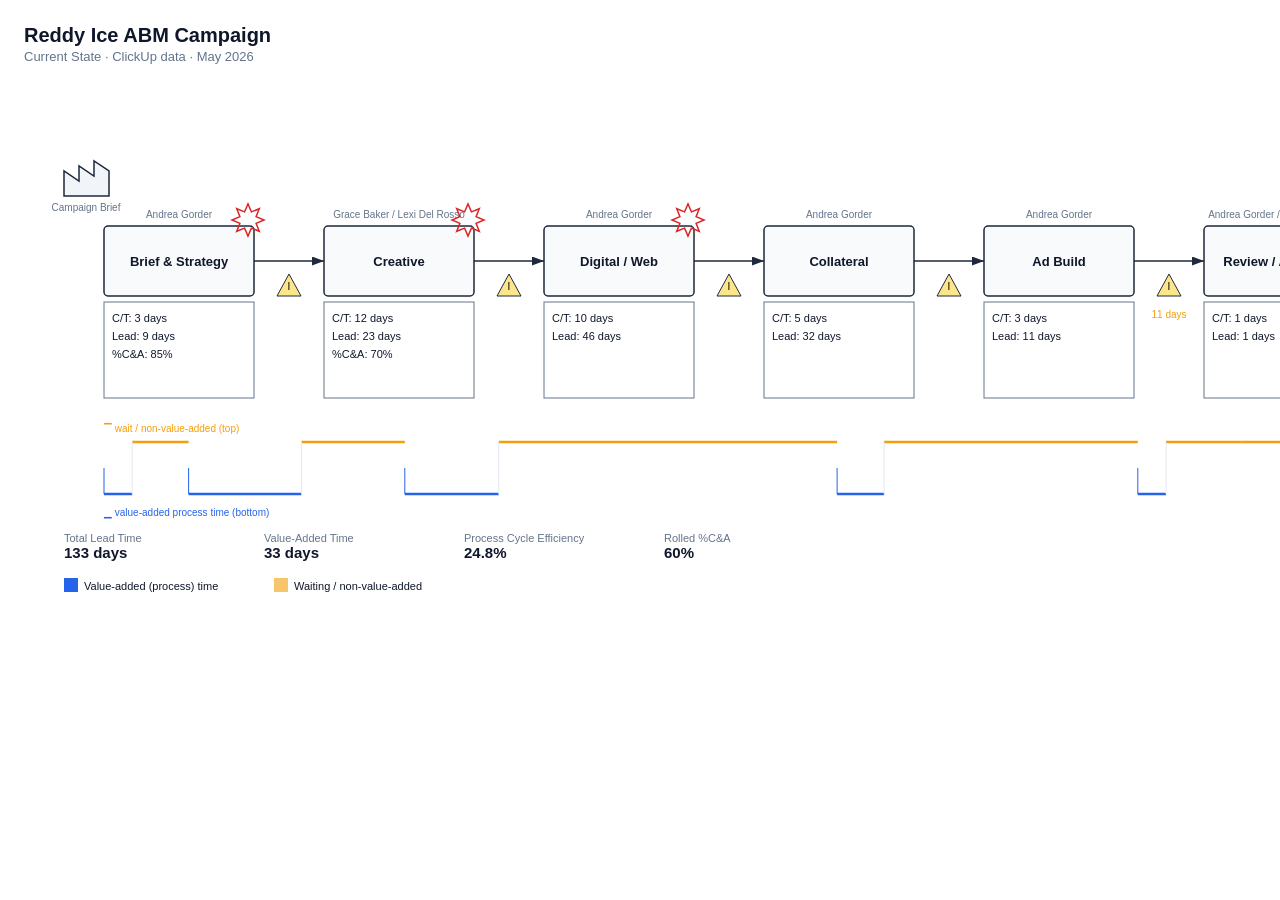
<file: reddy-ice-vsm-classic.html>
<!doctype html>
<html><head><meta charset="utf-8"><title>Reddy Ice ABM Campaign</title>
<style>
  body { margin:0; font-family: -apple-system, Segoe UI, Roboto, Helvetica, Arial, sans-serif;
         background:#ffffff; color:#0f172a; }
  .wrap { padding:24px; overflow-x:auto; }
  h1 { font-size:20px; margin:0 0 2px; }
  .sub { color:#64748b; font-size:13px; margin:0 0 12px; }
  svg { background:#ffffff; }
</style></head>
<body><div class="wrap">
  <h1>Reddy Ice ABM Campaign</h1>
  <p class="sub">Current State · ClickUp data · May 2026</p>
  <svg viewBox="0 0 1450 542" width="1450" height="542" xmlns="http://www.w3.org/2000/svg">
  <defs><marker id="arrow" markerWidth="10" markerHeight="10" refX="8" refY="3" orient="auto" markerUnits="strokeWidth"><path d="M0,0 L8,3 L0,6 Z" fill="#1e293b"/></marker></defs>
  <path d="M40 120 L40 95 L55 105 L55 90 L70 100 L70 85 L85 95 L85 120 Z" fill="#f1f5f9" stroke="#1e293b" stroke-width="1.5"/><text x="62" y="135" text-anchor="middle" font-size="10" fill="#64748b">Campaign Brief</text>
<rect x="80" y="150" width="150" height="70" rx="4" fill="#f8fafc" stroke="#1e293b" stroke-width="1.5"/>
<text x="155.0" y="190.0" text-anchor="middle" font-size="13" font-weight="600" fill="#0f172a">Brief &amp; Strategy</text>
<text x="155.0" y="142" text-anchor="middle" font-size="10" fill="#64748b">Andrea Gorder</text>
<rect x="80" y="226" width="150" height="96" fill="#ffffff" stroke="#64748b" stroke-width="1"/>
<text x="88" y="246" font-size="11" fill="#0f172a">C/T: 3 days</text>
<text x="88" y="264" font-size="11" fill="#0f172a">Lead: 9 days</text>
<text x="88" y="282" font-size="11" fill="#0f172a">%C&amp;A: 85%</text>
<polygon points="240.0,144.0 232.1,147.4 235.3,155.3 227.4,152.1 224.0,160.0 220.6,152.1 212.7,155.3 215.9,147.4 208.0,144.0 215.9,140.6 212.7,132.7 220.6,135.9 224.0,128.0 227.4,135.9 235.3,132.7 232.1,140.6" fill="none" stroke="#dc2626" stroke-width="1.5"/>
<polygon points="253.0,220 277.0,220 265.0,198" fill="#fde68a" stroke="#1e293b" stroke-width="1"/>
<text x="265.0" y="214" text-anchor="middle" font-size="10">I</text>
<line x1="230" y1="185.0" x2="300" y2="185.0" stroke="#1e293b" stroke-width="1.5" marker-end="url(#arrow)"/>
<rect x="300" y="150" width="150" height="70" rx="4" fill="#f8fafc" stroke="#1e293b" stroke-width="1.5"/>
<text x="375.0" y="190.0" text-anchor="middle" font-size="13" font-weight="600" fill="#0f172a">Creative</text>
<text x="375.0" y="142" text-anchor="middle" font-size="10" fill="#64748b">Grace Baker / Lexi Del Rosso</text>
<rect x="300" y="226" width="150" height="96" fill="#ffffff" stroke="#64748b" stroke-width="1"/>
<text x="308" y="246" font-size="11" fill="#0f172a">C/T: 12 days</text>
<text x="308" y="264" font-size="11" fill="#0f172a">Lead: 23 days</text>
<text x="308" y="282" font-size="11" fill="#0f172a">%C&amp;A: 70%</text>
<polygon points="460.0,144.0 452.1,147.4 455.3,155.3 447.4,152.1 444.0,160.0 440.6,152.1 432.7,155.3 435.9,147.4 428.0,144.0 435.9,140.6 432.7,132.7 440.6,135.9 444.0,128.0 447.4,135.9 455.3,132.7 452.1,140.6" fill="none" stroke="#dc2626" stroke-width="1.5"/>
<polygon points="473.0,220 497.0,220 485.0,198" fill="#fde68a" stroke="#1e293b" stroke-width="1"/>
<text x="485.0" y="214" text-anchor="middle" font-size="10">I</text>
<line x1="450" y1="185.0" x2="520" y2="185.0" stroke="#1e293b" stroke-width="1.5" marker-end="url(#arrow)"/>
<rect x="520" y="150" width="150" height="70" rx="4" fill="#f8fafc" stroke="#1e293b" stroke-width="1.5"/>
<text x="595.0" y="190.0" text-anchor="middle" font-size="13" font-weight="600" fill="#0f172a">Digital / Web</text>
<text x="595.0" y="142" text-anchor="middle" font-size="10" fill="#64748b">Andrea Gorder</text>
<rect x="520" y="226" width="150" height="96" fill="#ffffff" stroke="#64748b" stroke-width="1"/>
<text x="528" y="246" font-size="11" fill="#0f172a">C/T: 10 days</text>
<text x="528" y="264" font-size="11" fill="#0f172a">Lead: 46 days</text>
<polygon points="680.0,144.0 672.1,147.4 675.3,155.3 667.4,152.1 664.0,160.0 660.6,152.1 652.7,155.3 655.9,147.4 648.0,144.0 655.9,140.6 652.7,132.7 660.6,135.9 664.0,128.0 667.4,135.9 675.3,132.7 672.1,140.6" fill="none" stroke="#dc2626" stroke-width="1.5"/>
<polygon points="693.0,220 717.0,220 705.0,198" fill="#fde68a" stroke="#1e293b" stroke-width="1"/>
<text x="705.0" y="214" text-anchor="middle" font-size="10">I</text>
<line x1="670" y1="185.0" x2="740" y2="185.0" stroke="#1e293b" stroke-width="1.5" marker-end="url(#arrow)"/>
<rect x="740" y="150" width="150" height="70" rx="4" fill="#f8fafc" stroke="#1e293b" stroke-width="1.5"/>
<text x="815.0" y="190.0" text-anchor="middle" font-size="13" font-weight="600" fill="#0f172a">Collateral</text>
<text x="815.0" y="142" text-anchor="middle" font-size="10" fill="#64748b">Andrea Gorder</text>
<rect x="740" y="226" width="150" height="96" fill="#ffffff" stroke="#64748b" stroke-width="1"/>
<text x="748" y="246" font-size="11" fill="#0f172a">C/T: 5 days</text>
<text x="748" y="264" font-size="11" fill="#0f172a">Lead: 32 days</text>
<polygon points="913.0,220 937.0,220 925.0,198" fill="#fde68a" stroke="#1e293b" stroke-width="1"/>
<text x="925.0" y="214" text-anchor="middle" font-size="10">I</text>
<line x1="890" y1="185.0" x2="960" y2="185.0" stroke="#1e293b" stroke-width="1.5" marker-end="url(#arrow)"/>
<rect x="960" y="150" width="150" height="70" rx="4" fill="#f8fafc" stroke="#1e293b" stroke-width="1.5"/>
<text x="1035.0" y="190.0" text-anchor="middle" font-size="13" font-weight="600" fill="#0f172a">Ad Build</text>
<text x="1035.0" y="142" text-anchor="middle" font-size="10" fill="#64748b">Andrea Gorder</text>
<rect x="960" y="226" width="150" height="96" fill="#ffffff" stroke="#64748b" stroke-width="1"/>
<text x="968" y="246" font-size="11" fill="#0f172a">C/T: 3 days</text>
<text x="968" y="264" font-size="11" fill="#0f172a">Lead: 11 days</text>
<polygon points="1133.0,220 1157.0,220 1145.0,198" fill="#fde68a" stroke="#1e293b" stroke-width="1"/>
<text x="1145.0" y="214" text-anchor="middle" font-size="10">I</text>
<text x="1145.0" y="242" text-anchor="middle" font-size="10" fill="#f59e0b">11 days</text>
<line x1="1110" y1="185.0" x2="1180" y2="185.0" stroke="#1e293b" stroke-width="1.5" marker-end="url(#arrow)"/>
<rect x="1180" y="150" width="150" height="70" rx="4" fill="#f8fafc" stroke="#1e293b" stroke-width="1.5"/>
<text x="1255.0" y="190.0" text-anchor="middle" font-size="13" font-weight="600" fill="#0f172a">Review / Approval</text>
<text x="1255.0" y="142" text-anchor="middle" font-size="10" fill="#64748b">Andrea Gorder / Lexi Del Rosso</text>
<rect x="1180" y="226" width="150" height="96" fill="#ffffff" stroke="#64748b" stroke-width="1"/>
<text x="1188" y="246" font-size="11" fill="#0f172a">C/T: 1 days</text>
<text x="1188" y="264" font-size="11" fill="#0f172a">Lead: 1 days</text>
<polygon points="1340.0,144.0 1332.1,147.4 1335.3,155.3 1327.4,152.1 1324.0,160.0 1320.6,152.1 1312.7,155.3 1315.9,147.4 1308.0,144.0 1315.9,140.6 1312.7,132.7 1320.6,135.9 1324.0,128.0 1327.4,135.9 1335.3,132.7 1332.1,140.6" fill="none" stroke="#dc2626" stroke-width="1.5"/>
<path d="M1336 120 L1336 95 L1351 105 L1351 90 L1366 100 L1366 85 L1381 95 L1381 120 Z" fill="#f1f5f9" stroke="#1e293b" stroke-width="1.5"/><text x="1358" y="135" text-anchor="middle" font-size="10" fill="#64748b">Reddy Ice Audience</text>
<line x1="80.0" y1="418" x2="108.2" y2="418" stroke="#2563eb" stroke-width="2.5"/>
<line x1="80.0" y1="392" x2="80.0" y2="418" stroke="#2563eb" stroke-width="1"/>
<line x1="108.2" y1="366" x2="164.6" y2="366" stroke="#f59e0b" stroke-width="2.5"/>
<line x1="108.2" y1="418" x2="108.2" y2="366" stroke="#e2e8f0" stroke-width="1"/>
<line x1="164.6" y1="418" x2="277.4" y2="418" stroke="#2563eb" stroke-width="2.5"/>
<line x1="164.6" y1="392" x2="164.6" y2="418" stroke="#2563eb" stroke-width="1"/>
<line x1="277.4" y1="366" x2="380.8" y2="366" stroke="#f59e0b" stroke-width="2.5"/>
<line x1="277.4" y1="418" x2="277.4" y2="366" stroke="#e2e8f0" stroke-width="1"/>
<line x1="380.8" y1="418" x2="474.7" y2="418" stroke="#2563eb" stroke-width="2.5"/>
<line x1="380.8" y1="392" x2="380.8" y2="418" stroke="#2563eb" stroke-width="1"/>
<line x1="474.7" y1="366" x2="813.1" y2="366" stroke="#f59e0b" stroke-width="2.5"/>
<line x1="474.7" y1="418" x2="474.7" y2="366" stroke="#e2e8f0" stroke-width="1"/>
<line x1="813.1" y1="418" x2="860.1" y2="418" stroke="#2563eb" stroke-width="2.5"/>
<line x1="813.1" y1="392" x2="813.1" y2="418" stroke="#2563eb" stroke-width="1"/>
<line x1="860.1" y1="366" x2="1113.8" y2="366" stroke="#f59e0b" stroke-width="2.5"/>
<line x1="860.1" y1="418" x2="860.1" y2="366" stroke="#e2e8f0" stroke-width="1"/>
<line x1="1113.8" y1="418" x2="1142.0" y2="418" stroke="#2563eb" stroke-width="2.5"/>
<line x1="1113.8" y1="392" x2="1113.8" y2="418" stroke="#2563eb" stroke-width="1"/>
<line x1="1142.0" y1="366" x2="1217.2" y2="366" stroke="#f59e0b" stroke-width="2.5"/>
<line x1="1142.0" y1="418" x2="1142.0" y2="366" stroke="#e2e8f0" stroke-width="1"/>
<line x1="1217.2" y1="366" x2="1320.6" y2="366" stroke="#f59e0b" stroke-width="2.5"/>
<line x1="1320.6" y1="418" x2="1330.0" y2="418" stroke="#2563eb" stroke-width="2.5"/>
<line x1="1320.6" y1="392" x2="1320.6" y2="418" stroke="#2563eb" stroke-width="1"/>
<text x="80" y="356" font-size="10" fill="#f59e0b">▔ wait / non-value-added (top)</text>
<text x="80" y="440" font-size="10" fill="#2563eb">▁ value-added process time (bottom)</text><rect x="40" y="452" width="260" height="32" fill="none"/>
<text x="40" y="466" font-size="11" fill="#64748b">Total Lead Time</text>
<text x="40" y="482" font-size="15" font-weight="700" fill="#0f172a">133 days</text>
<text x="240" y="466" font-size="11" fill="#64748b">Value-Added Time</text>
<text x="240" y="482" font-size="15" font-weight="700" fill="#0f172a">33 days</text>
<text x="440" y="466" font-size="11" fill="#64748b">Process Cycle Efficiency</text>
<text x="440" y="482" font-size="15" font-weight="700" fill="#0f172a">24.8%</text>
<text x="640" y="466" font-size="11" fill="#64748b">Rolled %C&amp;A</text>
<text x="640" y="482" font-size="15" font-weight="700" fill="#0f172a">60%</text><rect x="40" y="502" width="14" height="14" fill="#2563eb"/><text x="60" y="514" font-size="11" fill="#0f172a">Value-added (process) time</text><rect x="250" y="502" width="14" height="14" fill="#f59e0b" opacity="0.6"/><text x="270" y="514" font-size="11" fill="#0f172a">Waiting / non-value-added</text>
  </svg>
</div></body></html>
</file>
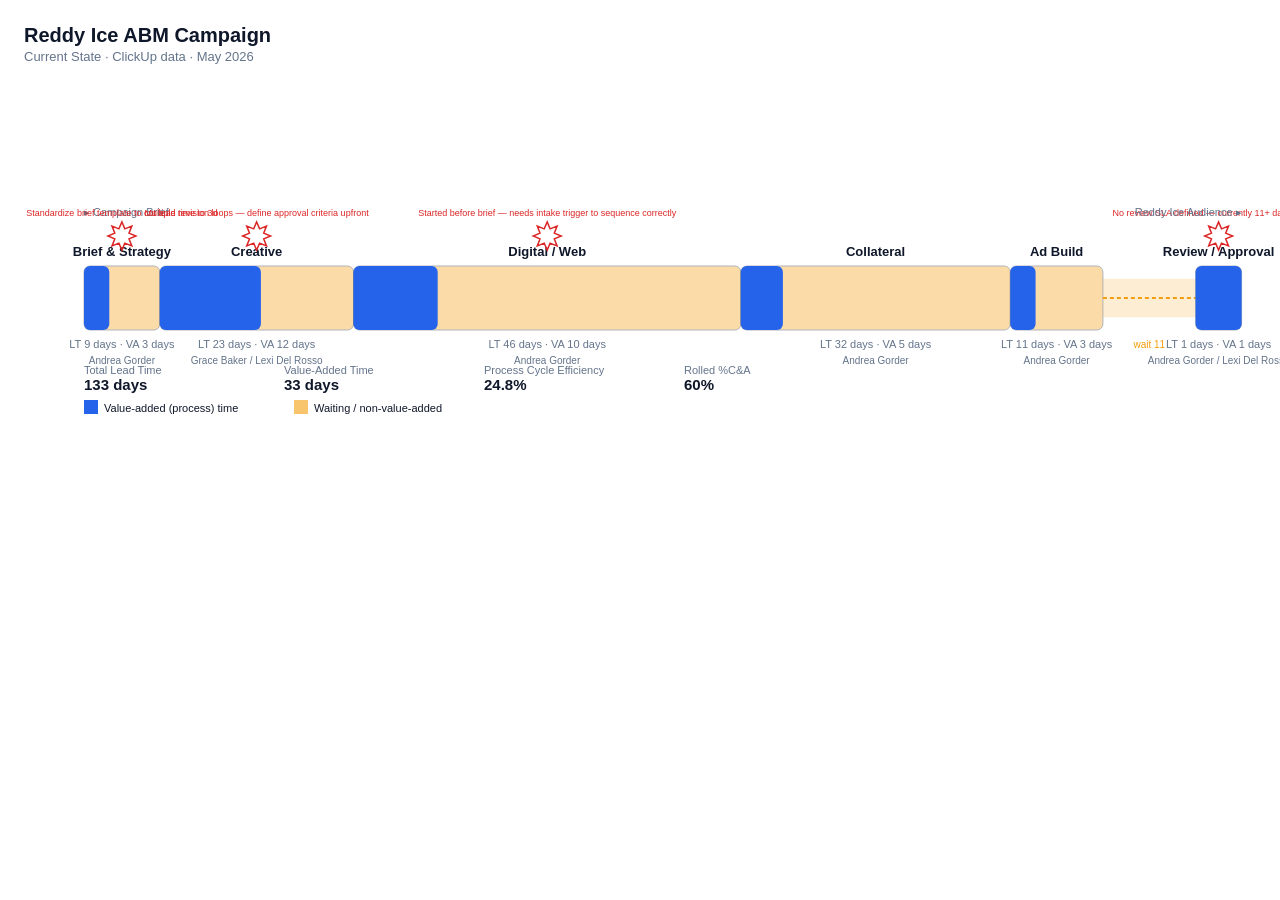
<file: reddy-ice-vsm.html>
<!doctype html>
<html><head><meta charset="utf-8"><title>Reddy Ice ABM Campaign</title>
<style>
  body { margin:0; font-family: -apple-system, Segoe UI, Roboto, Helvetica, Arial, sans-serif;
         background:#ffffff; color:#0f172a; }
  .wrap { padding:24px; overflow-x:auto; }
  h1 { font-size:20px; margin:0 0 2px; }
  .sub { color:#64748b; font-size:13px; margin:0 0 12px; }
  svg { background:#ffffff; }
</style></head>
<body><div class="wrap">
  <h1>Reddy Ice ABM Campaign</h1>
  <p class="sub">Current State · ClickUp data · May 2026</p>
  <svg viewBox="0 0 1278 374" width="1278" height="374" xmlns="http://www.w3.org/2000/svg">
  <defs><marker id="arrow" markerWidth="10" markerHeight="10" refX="8" refY="3" orient="auto" markerUnits="strokeWidth"><path d="M0,0 L8,3 L0,6 Z" fill="#1e293b"/></marker></defs>
  <text x="60" y="140" font-size="11" fill="#64748b">▸ Campaign Brief</text>
<rect x="60.0" y="190" width="75.8" height="64" rx="6" fill="#f59e0b" opacity="0.35" stroke="#1e293b" stroke-width="1"/>
<rect x="60.0" y="190" width="25.3" height="64" rx="6" fill="#2563eb"/>
<text x="97.9" y="180" text-anchor="middle" font-size="13" font-weight="600" fill="#0f172a">Brief &amp; Strategy</text>
<text x="97.9" y="272" text-anchor="middle" font-size="11" fill="#64748b">LT 9 days · VA 3 days</text>
<text x="97.9" y="288" text-anchor="middle" font-size="10" fill="#64748b">Andrea Gorder</text>
<polygon points="111.9,160.0 105.0,162.9 107.8,169.9 100.8,167.1 97.9,174.0 94.9,167.1 88.0,169.9 90.8,162.9 83.9,160.0 90.8,157.1 88.0,150.1 94.9,152.9 97.9,146.0 100.8,152.9 107.8,150.1 105.0,157.1" fill="none" stroke="#dc2626" stroke-width="1.5"/>
<text x="97.9" y="140" text-anchor="middle" font-size="9" fill="#dc2626">Standardize brief template to cut lead time to 3d</text>
<rect x="135.8" y="190" width="193.7" height="64" rx="6" fill="#f59e0b" opacity="0.35" stroke="#1e293b" stroke-width="1"/>
<rect x="135.8" y="190" width="101.1" height="64" rx="6" fill="#2563eb"/>
<text x="232.6" y="180" text-anchor="middle" font-size="13" font-weight="600" fill="#0f172a">Creative</text>
<text x="232.6" y="272" text-anchor="middle" font-size="11" fill="#64748b">LT 23 days · VA 12 days</text>
<text x="232.6" y="288" text-anchor="middle" font-size="10" fill="#64748b">Grace Baker / Lexi Del Rosso</text>
<polygon points="246.6,160.0 239.7,162.9 242.5,169.9 235.6,167.1 232.6,174.0 229.7,167.1 222.7,169.9 225.5,162.9 218.6,160.0 225.5,157.1 222.7,150.1 229.7,152.9 232.6,146.0 235.6,152.9 242.5,150.1 239.7,157.1" fill="none" stroke="#dc2626" stroke-width="1.5"/>
<text x="232.6" y="140" text-anchor="middle" font-size="9" fill="#dc2626">Multiple revision loops — define approval criteria upfront</text>
<rect x="329.5" y="190" width="387.4" height="64" rx="6" fill="#f59e0b" opacity="0.35" stroke="#1e293b" stroke-width="1"/>
<rect x="329.5" y="190" width="84.2" height="64" rx="6" fill="#2563eb"/>
<text x="523.2" y="180" text-anchor="middle" font-size="13" font-weight="600" fill="#0f172a">Digital / Web</text>
<text x="523.2" y="272" text-anchor="middle" font-size="11" fill="#64748b">LT 46 days · VA 10 days</text>
<text x="523.2" y="288" text-anchor="middle" font-size="10" fill="#64748b">Andrea Gorder</text>
<polygon points="537.2,160.0 530.3,162.9 533.1,169.9 526.1,167.1 523.2,174.0 520.2,167.1 513.3,169.9 516.0,162.9 509.2,160.0 516.0,157.1 513.3,150.1 520.2,152.9 523.2,146.0 526.1,152.9 533.1,150.1 530.3,157.1" fill="none" stroke="#dc2626" stroke-width="1.5"/>
<text x="523.2" y="140" text-anchor="middle" font-size="9" fill="#dc2626">Started before brief — needs intake trigger to sequence correctly</text>
<rect x="716.8" y="190" width="269.5" height="64" rx="6" fill="#f59e0b" opacity="0.35" stroke="#1e293b" stroke-width="1"/>
<rect x="716.8" y="190" width="42.1" height="64" rx="6" fill="#2563eb"/>
<text x="851.6" y="180" text-anchor="middle" font-size="13" font-weight="600" fill="#0f172a">Collateral</text>
<text x="851.6" y="272" text-anchor="middle" font-size="11" fill="#64748b">LT 32 days · VA 5 days</text>
<text x="851.6" y="288" text-anchor="middle" font-size="10" fill="#64748b">Andrea Gorder</text>
<rect x="986.3" y="190" width="92.6" height="64" rx="6" fill="#f59e0b" opacity="0.35" stroke="#1e293b" stroke-width="1"/>
<rect x="986.3" y="190" width="25.3" height="64" rx="6" fill="#2563eb"/>
<text x="1032.6" y="180" text-anchor="middle" font-size="13" font-weight="600" fill="#0f172a">Ad Build</text>
<text x="1032.6" y="272" text-anchor="middle" font-size="11" fill="#64748b">LT 11 days · VA 3 days</text>
<text x="1032.6" y="288" text-anchor="middle" font-size="10" fill="#64748b">Andrea Gorder</text>
<rect x="1078.9" y="202.8" width="92.6" height="38.4" fill="#f59e0b" opacity="0.18"/>
<line x1="1078.9" y1="222.0" x2="1171.6" y2="222.0" stroke="#f59e0b" stroke-width="2" stroke-dasharray="4 3"/>
<text x="1125.3" y="272" text-anchor="middle" font-size="10" fill="#f59e0b">wait 11</text>
<rect x="1171.6" y="190" width="46.0" height="64" rx="6" fill="#f59e0b" opacity="0.35" stroke="#1e293b" stroke-width="1"/>
<rect x="1171.6" y="190" width="46.0" height="64" rx="6" fill="#2563eb"/>
<text x="1194.6" y="180" text-anchor="middle" font-size="13" font-weight="600" fill="#0f172a">Review / Approval</text>
<text x="1194.6" y="272" text-anchor="middle" font-size="11" fill="#64748b">LT 1 days · VA 1 days</text>
<text x="1194.6" y="288" text-anchor="middle" font-size="10" fill="#64748b">Andrea Gorder / Lexi Del Rosso</text>
<polygon points="1208.6,160.0 1201.7,162.9 1204.5,169.9 1197.5,167.1 1194.6,174.0 1191.6,167.1 1184.7,169.9 1187.5,162.9 1180.6,160.0 1187.5,157.1 1184.7,150.1 1191.6,152.9 1194.6,146.0 1197.5,152.9 1204.5,150.1 1201.7,157.1" fill="none" stroke="#dc2626" stroke-width="1.5"/>
<text x="1194.6" y="140" text-anchor="middle" font-size="9" fill="#dc2626">No review SLA defined — currently 11+ days blocked</text>
<text x="1217.6" y="140" text-anchor="end" font-size="11" fill="#64748b">Reddy Ice Audience ▸</text><rect x="60" y="284" width="260" height="32" fill="none"/>
<text x="60" y="298" font-size="11" fill="#64748b">Total Lead Time</text>
<text x="60" y="314" font-size="15" font-weight="700" fill="#0f172a">133 days</text>
<text x="260" y="298" font-size="11" fill="#64748b">Value-Added Time</text>
<text x="260" y="314" font-size="15" font-weight="700" fill="#0f172a">33 days</text>
<text x="460" y="298" font-size="11" fill="#64748b">Process Cycle Efficiency</text>
<text x="460" y="314" font-size="15" font-weight="700" fill="#0f172a">24.8%</text>
<text x="660" y="298" font-size="11" fill="#64748b">Rolled %C&amp;A</text>
<text x="660" y="314" font-size="15" font-weight="700" fill="#0f172a">60%</text><rect x="60" y="324" width="14" height="14" fill="#2563eb"/><text x="80" y="336" font-size="11" fill="#0f172a">Value-added (process) time</text><rect x="270" y="324" width="14" height="14" fill="#f59e0b" opacity="0.6"/><text x="290" y="336" font-size="11" fill="#0f172a">Waiting / non-value-added</text>
  </svg>
</div></body></html>
</file>
